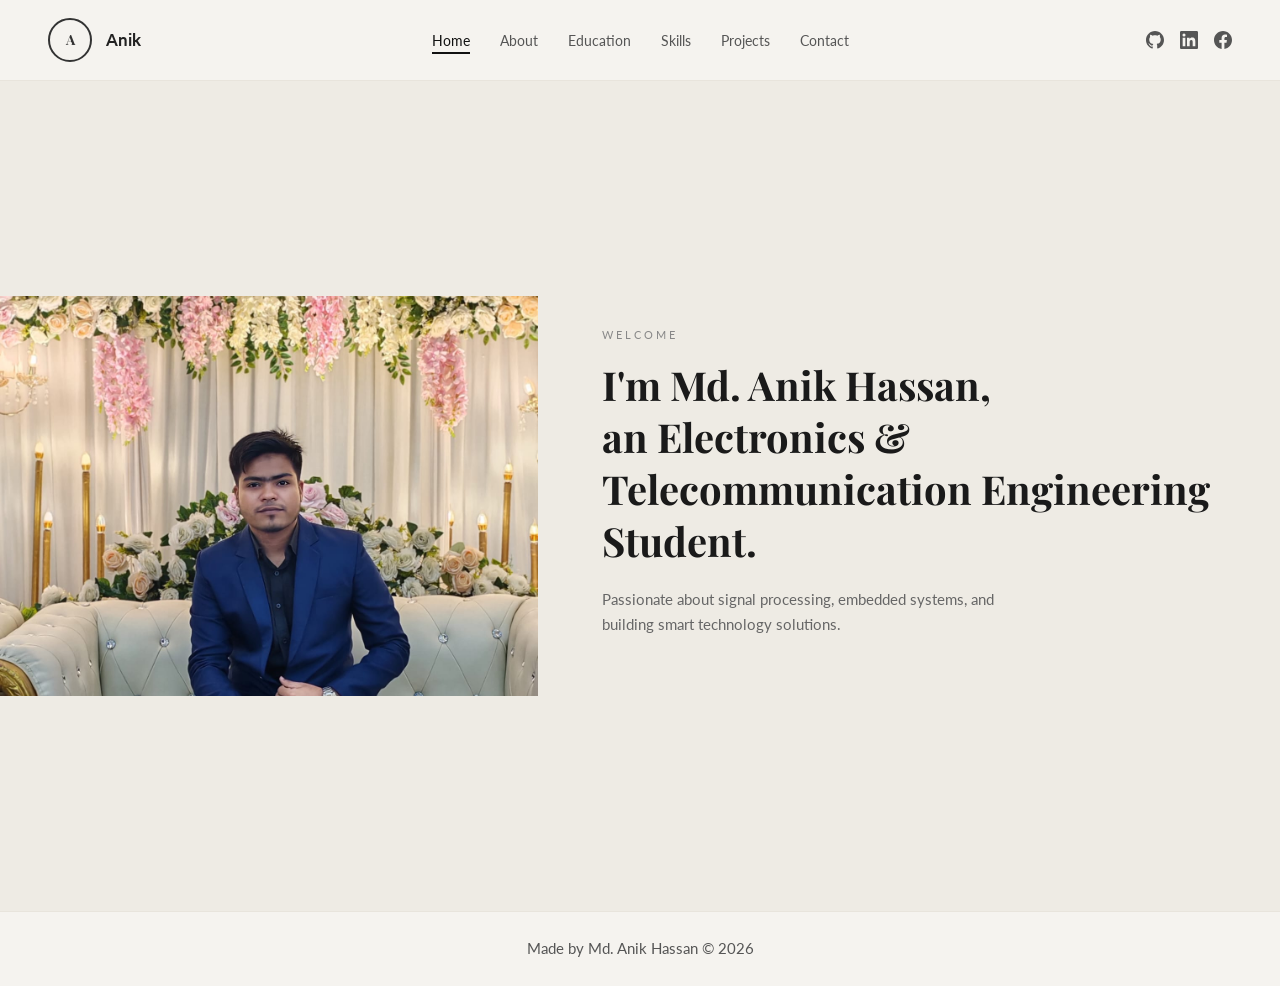
<file: index.html>
<!DOCTYPE html>
<html lang="en">

<head>
  <meta charset="UTF-8" />
  <meta name="viewport" content="width=device-width, initial-scale=1.0" />
  <link rel="stylesheet" href="css/style.css" />
  <link rel="stylesheet" href="https://cdnjs.cloudflare.com/ajax/libs/font-awesome/6.5.0/css/all.min.css">
  <link
    href="https://fonts.googleapis.com/css2?family=Playfair+Display:wght@400;700&family=Lato:wght@300;400;700&display=swap"
    rel="stylesheet" />
  <link rel="icon"
    href="https://encrypted-tbn0.gstatic.com/images?q=tbn:ANd9GcSDWCXKwUvt_o4sq-nYtN5SEgxCrhmSiFLeusCVkwSqVw&s&ec=121585071">
  <title>Anik | Home</title>
  <style>
    body {
      font-family: "Lato", sans-serif;
      background: #f5f3ef;
      color: #333;
      margin: 0;
      padding: 0;
    }

    .hero {
      display: flex;
      align-items: center;
      background-color: #eeebe4;
      min-height: calc(100vh - 70px);
    }

    .hero-photo {
      flex: 0 0 42%;
      max-width: 42%;
    }

    .hero-photo img {
      width: 100%;
      height: 400px;

      object-fit: cover;
      display: block;
    }

    .hero-photo-placeholder {
      width: 100%;
      min-height: 400px;
      background: #d9d4c7;
      display: flex;
      align-items: center;
      justify-content: center;
      font-size: 80px;
    }

    .hero-text {
      flex: 1;
      padding: 60px 64px;
    }

    .hero-text .label {
      font-size: 11px;
      letter-spacing: 3px;
      text-transform: uppercase;
      color: #888;
      margin-bottom: 14px;
    }

    .hero-text h2 {
      font-family: "Playfair Display", serif;
      font-size: clamp(24px, 3.5vw, 40px);
      font-weight: 700;
      color: #1a1a1a;
      line-height: 1.3;
      margin: 0 0 20px;
    }

    .hero-text p {
      font-size: 15px;
      color: #666;
      max-width: 400px;
      line-height: 1.7;
      margin-bottom: 28px;
    }

    .nav-buttons {
      display: flex;
      flex-wrap: wrap;
      gap: 12px;
    }

    .nav-btn {
      display: inline-block;
      padding: 10px 24px;
      border: 1px solid #aaa;
      border-radius: 3px;
      font-family: "Lato", sans-serif;
      font-size: 14px;
      color: #333;
      text-decoration: none;
      transition: all 0.25s;
    }

    .nav-btn:hover {
      background: #333;
      color: #fff;
      border-color: #333;
    }

    @media(max-width:768px) {
      .hero {
        flex-direction: column;
        min-height: auto;
      }

      .hero-photo {
        max-width: 100%;
        flex: none;
        width: 100%;
      }

      .hero-photo img {
        min-height: 280px;
      }

      .hero-text {
        padding: 32px 20px;
      }
    }
  </style>
</head>

<body>

  <nav class="top-nav">
    <a href="index.html" class="nav-left">
      <div class="initials-circle">A</div>
      <div class="nav-name-block">
        <h1>Anik</h1>
      </div>
    </a>
    <ul class="nav-center">
      <li><a href="index.html" class="active">Home</a></li>
      <li><a href="about.html">About</a></li>
      <li><a href="education.html">Education</a></li>
      <li><a href="skills.html">Skills</a></li>
      <li><a href="projects.html">Projects</a></li>
      <li><a href="contact.html">Contact</a></li>
    </ul>
    <div class="nav-social">
      <a href="https://github.com/meJ1NX" target="_blank" aria-label="GitHub"><svg viewBox="0 0 24 24" width="18"
          height="18" fill="currentColor">
          <path
            d="M12 0C5.37 0 0 5.37 0 12c0 5.3 3.438 9.8 8.205 11.385.6.113.82-.258.82-.577 0-.285-.01-1.04-.015-2.04-3.338.724-4.042-1.61-4.042-1.61-.546-1.385-1.335-1.755-1.335-1.755-1.087-.744.084-.729.084-.729 1.205.084 1.838 1.236 1.838 1.236 1.07 1.835 2.809 1.305 3.495.998.108-.776.417-1.305.76-1.605-2.665-.3-5.466-1.332-5.466-5.93 0-1.31.465-2.38 1.235-3.22-.135-.303-.54-1.523.105-3.176 0 0 1.005-.322 3.3 1.23.96-.267 1.98-.399 3-.405 1.02.006 2.04.138 3 .405 2.28-1.552 3.285-1.23 3.285-1.23.645 1.653.24 2.873.12 3.176.765.84 1.23 1.91 1.23 3.22 0 4.61-2.805 5.625-5.475 5.92.42.36.81 1.096.81 2.22 0 1.606-.015 2.896-.015 3.286 0 .315.21.69.825.57C20.565 21.795 24 17.295 24 12c0-6.63-5.37-12-12-12" />
        </svg></a>
      <a href="https://www.linkedin.com/in/md-anik-hassan-27754b3a2/" target="_blank" aria-label="LinkedIn"><svg
          viewBox="0 0 24 24" width="18" height="18" fill="currentColor">
          <path
            d="M20.447 20.452h-3.554v-5.569c0-1.328-.027-3.037-1.852-3.037-1.853 0-2.136 1.445-2.136 2.939v5.667H9.351V9h3.414v1.561h.046c.477-.9 1.637-1.85 3.37-1.85 3.601 0 4.267 2.37 4.267 5.455v6.286zM5.337 7.433a2.062 2.062 0 0 1-2.063-2.065 2.064 2.064 0 1 1 2.063 2.065zm1.782 13.019H3.555V9h3.564v11.452zM22.225 0H1.771C.792 0 0 .774 0 1.729v20.542C0 23.227.792 24 1.771 24h20.451C23.2 24 24 23.227 24 22.271V1.729C24 .774 23.2 0 22.222 0h.003z" />
        </svg></a>
      <a href="https://www.facebook.com/md.anik.hassan.373673" target="_blank" aria-label="Facebook"><svg
          viewBox="0 0 24 24" width="18" height="18" fill="currentColor">
          <path
            d="M24 12.073C24 5.405 18.627 0 12 0S0 5.405 0 12.073C0 18.1 4.388 23.094 10.125 24v-8.437H7.078v-3.49h3.047V9.41c0-3.025 1.792-4.697 4.533-4.697 1.312 0 2.686.236 2.686.236v2.97h-1.513c-1.491 0-1.956.93-1.956 1.886v2.268h3.328l-.532 3.49h-2.796V24C19.612 23.094 24 18.1 24 12.073z" />
        </svg></a>
    </div>
    <button class="hamburger" aria-label="Open menu"><span></span><span></span><span></span></button>
  </nav>
  <div class="mobile-menu">
    <a href="index.html">Home</a>
    <a href="about.html">About</a>
    <a href="education.html">Education</a>
    <a href="skills.html">Skills</a>
    <a href="projects.html">Projects</a>
    <a href="contact.html">Contact</a>
    <div class="mobile-social">
      <a href="https://github.com/meJ1NX" target="_blank"><svg viewBox="0 0 24 24" width="18" height="18"
          fill="currentColor">
          <path
            d="M12 0C5.37 0 0 5.37 0 12c0 5.3 3.438 9.8 8.205 11.385.6.113.82-.258.82-.577 0-.285-.01-1.04-.015-2.04-3.338.724-4.042-1.61-4.042-1.61-.546-1.385-1.335-1.755-1.335-1.755-1.087-.744.084-.729.084-.729 1.205.084 1.838 1.236 1.838 1.236 1.07 1.835 2.809 1.305 3.495.998.108-.776.417-1.305.76-1.605-2.665-.3-5.466-1.332-5.466-5.93 0-1.31.465-2.38 1.235-3.22-.135-.303-.54-1.523.105-3.176 0 0 1.005-.322 3.3 1.23.96-.267 1.98-.399 3-.405 1.02.006 2.04.138 3 .405 2.28-1.552 3.285-1.23 3.285-1.23.645 1.653.24 2.873.12 3.176.765.84 1.23 1.91 1.23 3.22 0 4.61-2.805 5.625-5.475 5.92.42.36.81 1.096.81 2.22 0 1.606-.015 2.896-.015 3.286 0 .315.21.69.825.57C20.565 21.795 24 17.295 24 12c0-6.63-5.37-12-12-12" />
        </svg></a>
      <a href="https://www.linkedin.com/in/md-anik-hassan-27754b3a2/" target="_blank"><svg viewBox="0 0 24 24"
          width="18" height="18" fill="currentColor">
          <path
            d="M20.447 20.452h-3.554v-5.569c0-1.328-.027-3.037-1.852-3.037-1.853 0-2.136 1.445-2.136 2.939v5.667H9.351V9h3.414v1.561h.046c.477-.9 1.637-1.85 3.37-1.85 3.601 0 4.267 2.37 4.267 5.455v6.286zM5.337 7.433a2.062 2.062 0 0 1-2.063-2.065 2.064 2.064 0 1 1 2.063 2.065zm1.782 13.019H3.555V9h3.564v11.452zM22.225 0H1.771C.792 0 0 .774 0 1.729v20.542C0 23.227.792 24 1.771 24h20.451C23.2 24 24 23.227 24 22.271V1.729C24 .774 23.2 0 22.222 0h.003z" />
        </svg></a>
      <a href="https://www.facebook.com/md.anik.hassan.373673" target="_blank"><svg viewBox="0 0 24 24" width="18"
          height="18" fill="currentColor">
          <path
            d="M24 12.073C24 5.405 18.627 0 12 0S0 5.405 0 12.073C0 18.1 4.388 23.094 10.125 24v-8.437H7.078v-3.49h3.047V9.41c0-3.025 1.792-4.697 4.533-4.697 1.312 0 2.686.236 2.686.236v2.97h-1.513c-1.491 0-1.956.93-1.956 1.886v2.268h3.328l-.532 3.49h-2.796V24C19.612 23.094 24 18.1 24 12.073z" />
        </svg></a>
    </div>
  </div>

  <div class="hero">
    <div class="hero-photo">
      <img src="images/photo_5.jpeg" alt="Md. Anik Hassan" />
    </div>
    <div class="hero-text">
      <div class="label">Welcome</div>
      <h2>I'm Md. Anik Hassan,<br>an Electronics &amp; Telecommunication Engineering Student.</h2>
      <p>Passionate about signal processing, embedded systems, and building smart technology solutions.</p>

    </div>
  </div>

  <footer>
    <p>Made by <span>Md. Anik Hassan</span> &copy; 2026</p>
  </footer>

  <script src="js/script.js"></script>
</body>

</html>
</file>
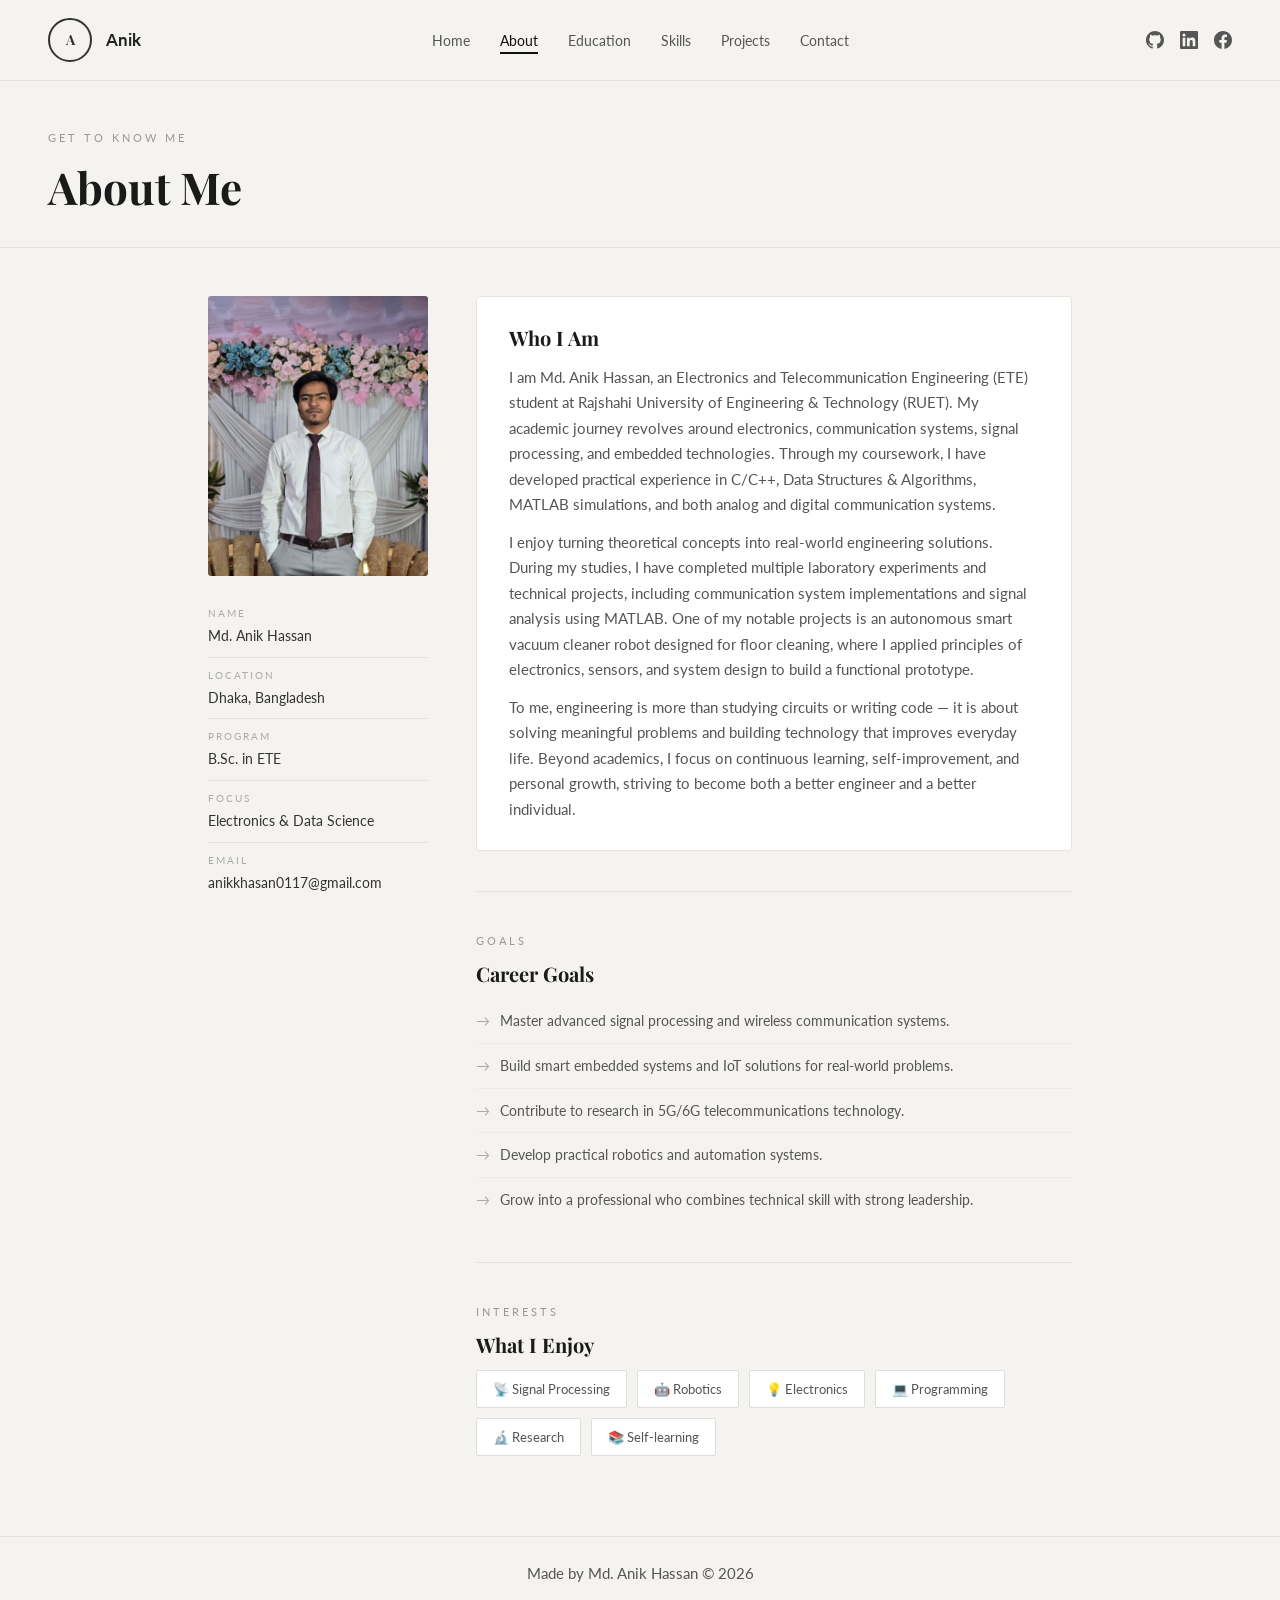
<file: about.html>
<!DOCTYPE html>
<html lang="en">

<head>
  <meta charset="UTF-8" />
  <meta name="viewport" content="width=device-width, initial-scale=1.0" />
  <link rel="stylesheet" href="css/style.css" />
  <link rel="stylesheet" href="https://cdnjs.cloudflare.com/ajax/libs/font-awesome/6.5.0/css/all.min.css">
  <link
    href="https://fonts.googleapis.com/css2?family=Playfair+Display:wght@400;700&family=Lato:wght@300;400;700&display=swap"
    rel="stylesheet" />
    <link rel="icon"
    href="https://encrypted-tbn0.gstatic.com/images?q=tbn:ANd9GcSDWCXKwUvt_o4sq-nYtN5SEgxCrhmSiFLeusCVkwSqVw&s&ec=121585071">

    
  <title>About | Anik</title>
  <style>
    body {
      font-family: "Lato", sans-serif;
      background: #f5f3ef;
      color: #333;
      margin: 0;
      padding: 0;
    }

    .page-header {
      padding: 48px 48px 32px;
      border-bottom: 1px solid #e8e4dc;
    }

    .page-header .section-label {
      font-size: 11px;
      letter-spacing: 3px;
      text-transform: uppercase;
      color: #999;
      margin-bottom: 10px;
    }

    .page-header h2 {
      font-family: "Playfair Display", serif;
      font-size: clamp(28px, 4vw, 44px);
      color: #1a1a1a;
    }

    @media(max-width:768px) {
      .page-header {
        padding: 32px 20px 20px;
      }

      .page-content {
        padding: 28px 20px 60px !important;
      }
    }

    .about-grid {
      display: flex;
      gap: 48px;
      align-items: flex-start;
      flex-wrap: wrap;
    }

    .about-left {
      flex: 0 0 220px;
    }

    .profile-img-box {
      width: 220px;
      height: 280px;
      background: #e8e4dc;
      border-radius: 3px;
      overflow: hidden;
    }

    .profile-img-box img {
      width: 100%;
      height: 100%;
      object-fit: cover;
      display: block;
    }

    .detail-list {
      list-style: none;
      margin-top: 20px;
    }

    .detail-list li {
      padding: 9px 0;
      border-bottom: 1px solid #e8e4dc;
      font-size: 13px;
    }

    .detail-list li:last-child {
      border-bottom: none;
    }

    .detail-list .detail-key {
      display: block;
      font-size: 10px;
      letter-spacing: 2px;
      text-transform: uppercase;
      color: #aaa;
      margin-bottom: 2px;
    }

    .detail-list .detail-val {
      color: #333;
      font-size: 14px;
    }

    .about-right {
      flex: 1;
      min-width: 260px;
    }

    .about-right h3 {
      font-size: 20px;
      margin-bottom: 14px;
      color: #1a1a1a;
    }

    .goal-list {
      list-style: none;
      margin-top: 8px;
    }

    .goal-list li {
      padding: 10px 0;
      border-bottom: 1px solid #f0ece4;
      font-size: 14px;
      color: #555;
      display: flex;
      gap: 10px;
    }

    .goal-list li:last-child {
      border-bottom: none;
    }

    .goal-list li::before {
      content: "→";
      color: #aaa;
      flex-shrink: 0;
    }

    .interests-grid {
      display: flex;
      flex-wrap: wrap;
      gap: 10px;
      margin-top: 12px;
    }

    .interest-pill {
      padding: 7px 16px;
      border: 1px solid #ddd;
      border-radius: 2px;
      font-size: 13px;
      color: #555;
      background: #fff;
    }

    @media(max-width:640px) {
      .about-left {
        flex: none;
        width: 100%;
      }

      .profile-img-box {
        width: 100%;
        height: 220px;
      }
    }
  </style>
</head>

<body>

  <nav class="top-nav">
    <a href="index.html" class="nav-left">
      <div class="initials-circle">A</div>
      <div class="nav-name-block">
        <h1>Anik</h1>
      </div>
    </a>
    <ul class="nav-center">
      <li><a href="index.html">Home</a></li>
      <li><a href="about.html" class="active">About</a></li>
      <li><a href="education.html">Education</a></li>
      <li><a href="skills.html">Skills</a></li>
      <li><a href="projects.html">Projects</a></li>
      <li><a href="contact.html">Contact</a></li>
    </ul>
    <div class="nav-social">
      <a href="https://github.com/meJ1NX" target="_blank" aria-label="GitHub"><svg viewBox="0 0 24 24" width="18"
          height="18" fill="currentColor">
          <path
            d="M12 0C5.37 0 0 5.37 0 12c0 5.3 3.438 9.8 8.205 11.385.6.113.82-.258.82-.577 0-.285-.01-1.04-.015-2.04-3.338.724-4.042-1.61-4.042-1.61-.546-1.385-1.335-1.755-1.335-1.755-1.087-.744.084-.729.084-.729 1.205.084 1.838 1.236 1.838 1.236 1.07 1.835 2.809 1.305 3.495.998.108-.776.417-1.305.76-1.605-2.665-.3-5.466-1.332-5.466-5.93 0-1.31.465-2.38 1.235-3.22-.135-.303-.54-1.523.105-3.176 0 0 1.005-.322 3.3 1.23.96-.267 1.98-.399 3-.405 1.02.006 2.04.138 3 .405 2.28-1.552 3.285-1.23 3.285-1.23.645 1.653.24 2.873.12 3.176.765.84 1.23 1.91 1.23 3.22 0 4.61-2.805 5.625-5.475 5.92.42.36.81 1.096.81 2.22 0 1.606-.015 2.896-.015 3.286 0 .315.21.69.825.57C20.565 21.795 24 17.295 24 12c0-6.63-5.37-12-12-12" />
        </svg></a>
      <a href="https://www.linkedin.com/in/md-anik-hassan-27754b3a2/" target="_blank" aria-label="LinkedIn"><svg
          viewBox="0 0 24 24" width="18" height="18" fill="currentColor">
          <path
            d="M20.447 20.452h-3.554v-5.569c0-1.328-.027-3.037-1.852-3.037-1.853 0-2.136 1.445-2.136 2.939v5.667H9.351V9h3.414v1.561h.046c.477-.9 1.637-1.85 3.37-1.85 3.601 0 4.267 2.37 4.267 5.455v6.286zM5.337 7.433a2.062 2.062 0 0 1-2.063-2.065 2.064 2.064 0 1 1 2.063 2.065zm1.782 13.019H3.555V9h3.564v11.452zM22.225 0H1.771C.792 0 0 .774 0 1.729v20.542C0 23.227.792 24 1.771 24h20.451C23.2 24 24 23.227 24 22.271V1.729C24 .774 23.2 0 22.222 0h.003z" />
        </svg></a>
      <a href="https://www.facebook.com/md.anik.hassan.373673" target="_blank" aria-label="Facebook"><svg
          viewBox="0 0 24 24" width="18" height="18" fill="currentColor">
          <path
            d="M24 12.073C24 5.405 18.627 0 12 0S0 5.405 0 12.073C0 18.1 4.388 23.094 10.125 24v-8.437H7.078v-3.49h3.047V9.41c0-3.025 1.792-4.697 4.533-4.697 1.312 0 2.686.236 2.686.236v2.97h-1.513c-1.491 0-1.956.93-1.956 1.886v2.268h3.328l-.532 3.49h-2.796V24C19.612 23.094 24 18.1 24 12.073z" />
        </svg></a>
    </div>
    <button class="hamburger" aria-label="Open menu"><span></span><span></span><span></span></button>
  </nav>
  <div class="mobile-menu">
    <a href="index.html">Home</a>
    <a href="about.html">About</a>
    <a href="education.html">Education</a>
    <a href="skills.html">Skills</a>
    <a href="projects.html">Projects</a>
    <a href="contact.html">Contact</a>
    <div class="mobile-social">
      <a href="https://github.com/meJ1NX" target="_blank"><svg viewBox="0 0 24 24" width="18" height="18"
          fill="currentColor">
          <path
            d="M12 0C5.37 0 0 5.37 0 12c0 5.3 3.438 9.8 8.205 11.385.6.113.82-.258.82-.577 0-.285-.01-1.04-.015-2.04-3.338.724-4.042-1.61-4.042-1.61-.546-1.385-1.335-1.755-1.335-1.755-1.087-.744.084-.729.084-.729 1.205.084 1.838 1.236 1.838 1.236 1.07 1.835 2.809 1.305 3.495.998.108-.776.417-1.305.76-1.605-2.665-.3-5.466-1.332-5.466-5.93 0-1.31.465-2.38 1.235-3.22-.135-.303-.54-1.523.105-3.176 0 0 1.005-.322 3.3 1.23.96-.267 1.98-.399 3-.405 1.02.006 2.04.138 3 .405 2.28-1.552 3.285-1.23 3.285-1.23.645 1.653.24 2.873.12 3.176.765.84 1.23 1.91 1.23 3.22 0 4.61-2.805 5.625-5.475 5.92.42.36.81 1.096.81 2.22 0 1.606-.015 2.896-.015 3.286 0 .315.21.69.825.57C20.565 21.795 24 17.295 24 12c0-6.63-5.37-12-12-12" />
        </svg></a>
      <a href="https://www.linkedin.com/in/md-anik-hassan-27754b3a2/" target="_blank"><svg viewBox="0 0 24 24"
          width="18" height="18" fill="currentColor">
          <path
            d="M20.447 20.452h-3.554v-5.569c0-1.328-.027-3.037-1.852-3.037-1.853 0-2.136 1.445-2.136 2.939v5.667H9.351V9h3.414v1.561h.046c.477-.9 1.637-1.85 3.37-1.85 3.601 0 4.267 2.37 4.267 5.455v6.286zM5.337 7.433a2.062 2.062 0 0 1-2.063-2.065 2.064 2.064 0 1 1 2.063 2.065zm1.782 13.019H3.555V9h3.564v11.452zM22.225 0H1.771C.792 0 0 .774 0 1.729v20.542C0 23.227.792 24 1.771 24h20.451C23.2 24 24 23.227 24 22.271V1.729C24 .774 23.2 0 22.222 0h.003z" />
        </svg></a>
      <a href="https://www.facebook.com/md.anik.hassan.373673" target="_blank"><svg viewBox="0 0 24 24" width="18"
          height="18" fill="currentColor">
          <path
            d="M24 12.073C24 5.405 18.627 0 12 0S0 5.405 0 12.073C0 18.1 4.388 23.094 10.125 24v-8.437H7.078v-3.49h3.047V9.41c0-3.025 1.792-4.697 4.533-4.697 1.312 0 2.686.236 2.686.236v2.97h-1.513c-1.491 0-1.956.93-1.956 1.886v2.268h3.328l-.532 3.49h-2.796V24C19.612 23.094 24 18.1 24 12.073z" />
        </svg></a>
    </div>
  </div>

  <div class="page-header">
    <div class="section-label">Get to know me</div>
    <h2>About Me</h2>
  </div>
  <div class="page-content" style="max-width:960px;margin:0 auto;padding:48px 48px 80px;">
    <div class="about-grid">
      <div class="about-left">
        <div class="profile-img-box"><img src="images/photo_2.jpg" alt="Anik" /></div>
        <ul class="detail-list">
          <li><span class="detail-key">Name</span><span class="detail-val">Md. Anik Hassan</span></li>
          <li><span class="detail-key">Location</span><span class="detail-val">Dhaka, Bangladesh</span></li>
          <li><span class="detail-key">Program</span><span class="detail-val">B.Sc. in ETE</span></li>
          <li><span class="detail-key">Focus</span><span class="detail-val">Electronics &amp; Data Science</span></li>
          <li><span class="detail-key">Email</span><span class="detail-val">anikkhasan0117@gmail.com</span></li>
        </ul>
      </div>
      <div class="about-right">
        <div class="card">
          <h3>Who I Am</h3>
          <p style="margin-bottom:12px;">I am Md. Anik Hassan, an Electronics and Telecommunication Engineering (ETE)
            student at Rajshahi University of Engineering &amp; Technology (RUET). My academic journey revolves around
            electronics, communication systems, signal processing, and embedded technologies. Through my coursework, I
            have developed practical experience in C/C++, Data Structures &amp; Algorithms, MATLAB simulations, and both
            analog and digital communication systems.</p>
          <p style="margin-bottom:12px;">I enjoy turning theoretical concepts into real-world engineering solutions.
            During my studies, I have completed multiple laboratory experiments and technical projects, including
            communication system implementations and signal analysis using MATLAB. One of my notable projects is an
            autonomous smart vacuum cleaner robot designed for floor cleaning, where I applied principles of
            electronics, sensors, and system design to build a functional prototype.</p>
          <p>To me, engineering is more than studying circuits or writing code — it is about solving meaningful problems
            and building technology that improves everyday life. Beyond academics, I focus on continuous learning,
            self-improvement, and personal growth, striving to become both a better engineer and a better individual.
          </p>
        </div>
        <hr class="divider" />
        <div>
          <div class="section-label">Goals</div>
          <h3 style="margin-bottom:12px;">Career Goals</h3>
          <ul class="goal-list">
            <li>Master advanced signal processing and wireless communication systems.</li>
            <li>Build smart embedded systems and IoT solutions for real-world problems.</li>
            <li>Contribute to research in 5G/6G telecommunications technology.</li>
            <li>Develop practical robotics and automation systems.</li>
            <li>Grow into a professional who combines technical skill with strong leadership.</li>
          </ul>
        </div>
        <hr class="divider" />
        <div>
          <div class="section-label">Interests</div>
          <h3 style="margin-bottom:12px;">What I Enjoy</h3>
          <div class="interests-grid">
            <span class="interest-pill">📡 Signal Processing</span>
            <span class="interest-pill">🤖 Robotics</span>
            <span class="interest-pill">💡 Electronics</span>
            <span class="interest-pill">💻 Programming</span>
            <span class="interest-pill">🔬 Research</span>
            <span class="interest-pill">📚 Self-learning</span>
          </div>
        </div>
      </div>
    </div>
  </div>

  <footer>
    <p>Made by <span>Md. Anik Hassan</span> &copy; 2026</p>
  </footer>

  <script src="js/script.js"></script>
</body>

</html>
</file>
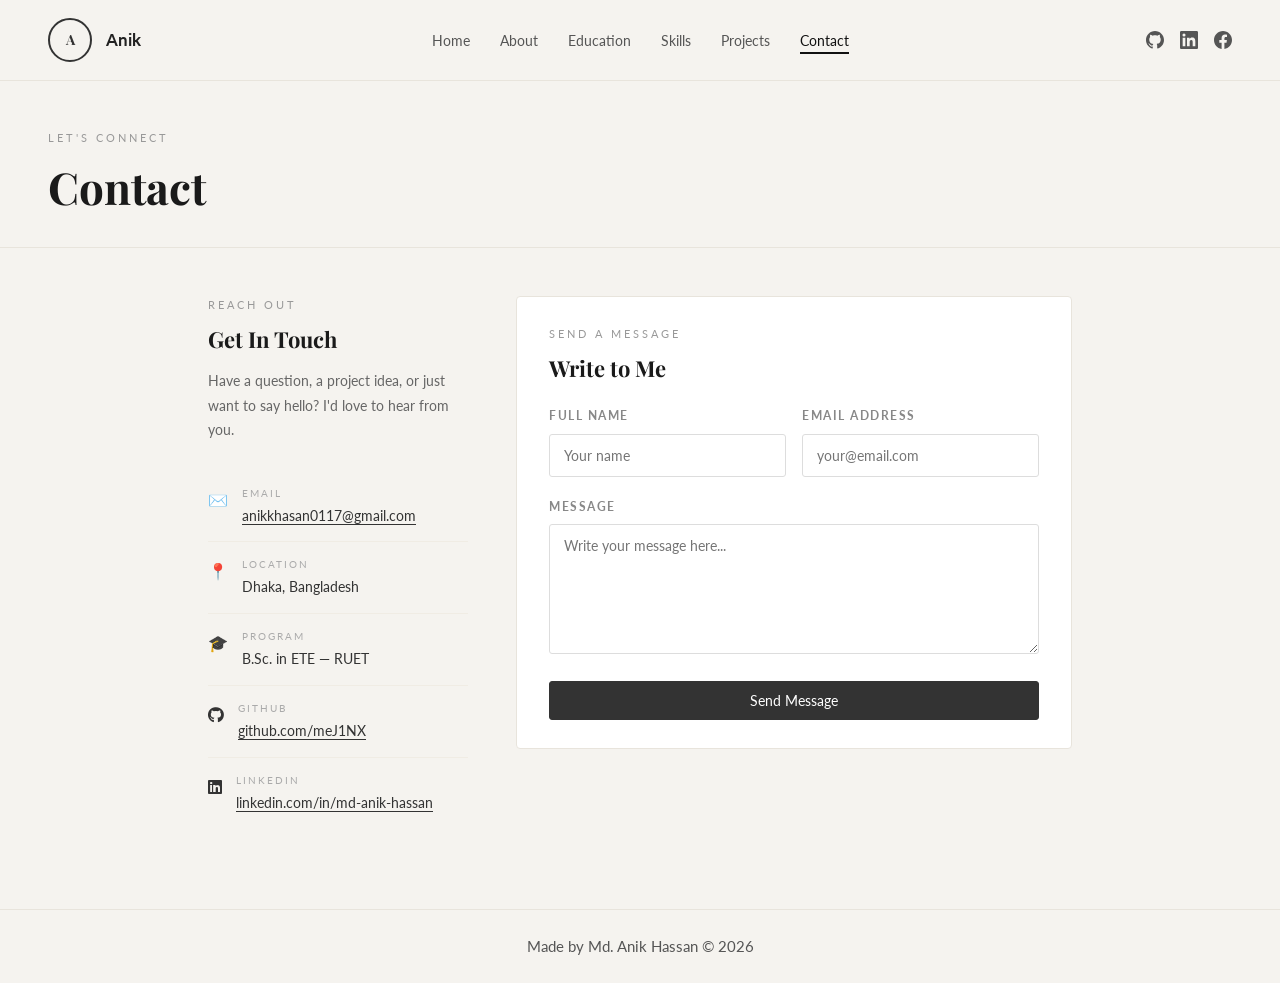
<file: contact.html>
<!DOCTYPE html>
<html lang="en">

<head>
  <meta charset="UTF-8" />
  <meta name="viewport" content="width=device-width, initial-scale=1.0" />
  <link rel="stylesheet" href="css/style.css" />
  <link rel="stylesheet" href="https://cdnjs.cloudflare.com/ajax/libs/font-awesome/6.5.0/css/all.min.css">
  <link
    href="https://fonts.googleapis.com/css2?family=Playfair+Display:wght@400;700&family=Lato:wght@300;400;700&display=swap"
    rel="stylesheet" />
    <link rel="icon"
    href="https://encrypted-tbn0.gstatic.com/images?q=tbn:ANd9GcSDWCXKwUvt_o4sq-nYtN5SEgxCrhmSiFLeusCVkwSqVw&s&ec=121585071">
  <title>Contact | Anik</title>
  <style>
    body {
      font-family: "Lato", sans-serif;
      background: #f5f3ef;
      color: #333;
      margin: 0;
      padding: 0;
    }

    .page-header {
      padding: 48px 48px 32px;
      border-bottom: 1px solid #e8e4dc;
    }

    .page-header .section-label {
      font-size: 11px;
      letter-spacing: 3px;
      text-transform: uppercase;
      color: #999;
      margin-bottom: 10px;
    }

    .page-header h2 {
      font-family: "Playfair Display", serif;
      font-size: clamp(28px, 4vw, 44px);
      color: #1a1a1a;
    }

    @media(max-width:768px) {
      .page-header {
        padding: 32px 20px 20px;
      }

      .page-content {
        padding: 28px 20px 60px !important;
      }
    }

    .contact-grid {
      display: flex;
      gap: 48px;
      align-items: flex-start;
      flex-wrap: wrap;
    }

    .contact-info {
      flex: 0 0 260px;
    }

    .contact-info p {
      font-size: 14px;
      color: #666;
      margin-bottom: 28px;
      line-height: 1.75;
    }

    .info-item {
      display: flex;
      gap: 14px;
      align-items: flex-start;
      padding: 14px 0;
      border-bottom: 1px solid #f0ece4;
    }

    .info-item:last-child {
      border-bottom: none;
    }

    .info-icon {
      font-size: 16px;
      margin-top: 1px;
      flex-shrink: 0;
    }

    .info-item .info-key {
      font-size: 10px;
      letter-spacing: 2px;
      text-transform: uppercase;
      color: #aaa;
      margin-bottom: 2px;
    }

    .info-item .info-val {
      font-size: 14px;
      color: #333;
    }

    .info-item .info-val a {
      color: #333;
      text-decoration: underline;
      text-underline-offset: 3px;
    }

    .info-item .info-val a:hover {
      color: #111;
    }

    .contact-form {
      flex: 1;
      min-width: 280px;
    }

    .form-row {
      display: flex;
      gap: 16px;
    }

    .form-row .form-group {
      flex: 1;
    }

    @media(max-width:540px) {
      .form-row {
        flex-direction: column;
      }

      .contact-info {
        flex: none;
        width: 100%;
      }
    }
  </style>
</head>

<body>

  <nav class="top-nav">
    <a href="index.html" class="nav-left">
      <div class="initials-circle">A</div>
      <div class="nav-name-block">
        <h1>Anik</h1>
      </div>
    </a>
    <ul class="nav-center">
      <li><a href="index.html">Home</a></li>
      <li><a href="about.html">About</a></li>
      <li><a href="education.html">Education</a></li>
      <li><a href="skills.html">Skills</a></li>
      <li><a href="projects.html">Projects</a></li>
      <li><a href="contact.html" class="active">Contact</a></li>
    </ul>
    <div class="nav-social">
      <a href="https://github.com/meJ1NX" target="_blank" aria-label="GitHub"><svg viewBox="0 0 24 24" width="18"
          height="18" fill="currentColor">
          <path
            d="M12 0C5.37 0 0 5.37 0 12c0 5.3 3.438 9.8 8.205 11.385.6.113.82-.258.82-.577 0-.285-.01-1.04-.015-2.04-3.338.724-4.042-1.61-4.042-1.61-.546-1.385-1.335-1.755-1.335-1.755-1.087-.744.084-.729.084-.729 1.205.084 1.838 1.236 1.838 1.236 1.07 1.835 2.809 1.305 3.495.998.108-.776.417-1.305.76-1.605-2.665-.3-5.466-1.332-5.466-5.93 0-1.31.465-2.38 1.235-3.22-.135-.303-.54-1.523.105-3.176 0 0 1.005-.322 3.3 1.23.96-.267 1.98-.399 3-.405 1.02.006 2.04.138 3 .405 2.28-1.552 3.285-1.23 3.285-1.23.645 1.653.24 2.873.12 3.176.765.84 1.23 1.91 1.23 3.22 0 4.61-2.805 5.625-5.475 5.92.42.36.81 1.096.81 2.22 0 1.606-.015 2.896-.015 3.286 0 .315.21.69.825.57C20.565 21.795 24 17.295 24 12c0-6.63-5.37-12-12-12" />
        </svg></a>
      <a href="https://www.linkedin.com/in/md-anik-hassan-27754b3a2/" target="_blank" aria-label="LinkedIn"><svg
          viewBox="0 0 24 24" width="18" height="18" fill="currentColor">
          <path
            d="M20.447 20.452h-3.554v-5.569c0-1.328-.027-3.037-1.852-3.037-1.853 0-2.136 1.445-2.136 2.939v5.667H9.351V9h3.414v1.561h.046c.477-.9 1.637-1.85 3.37-1.85 3.601 0 4.267 2.37 4.267 5.455v6.286zM5.337 7.433a2.062 2.062 0 0 1-2.063-2.065 2.064 2.064 0 1 1 2.063 2.065zm1.782 13.019H3.555V9h3.564v11.452zM22.225 0H1.771C.792 0 0 .774 0 1.729v20.542C0 23.227.792 24 1.771 24h20.451C23.2 24 24 23.227 24 22.271V1.729C24 .774 23.2 0 22.222 0h.003z" />
        </svg></a>
      <a href="https://www.facebook.com/md.anik.hassan.373673" target="_blank" aria-label="Facebook"><svg
          viewBox="0 0 24 24" width="18" height="18" fill="currentColor">
          <path
            d="M24 12.073C24 5.405 18.627 0 12 0S0 5.405 0 12.073C0 18.1 4.388 23.094 10.125 24v-8.437H7.078v-3.49h3.047V9.41c0-3.025 1.792-4.697 4.533-4.697 1.312 0 2.686.236 2.686.236v2.97h-1.513c-1.491 0-1.956.93-1.956 1.886v2.268h3.328l-.532 3.49h-2.796V24C19.612 23.094 24 18.1 24 12.073z" />
        </svg></a>
    </div>
    <button class="hamburger" aria-label="Open menu"><span></span><span></span><span></span></button>
  </nav>
  <div class="mobile-menu">
    <a href="index.html">Home</a>
    <a href="about.html">About</a>
    <a href="education.html">Education</a>
    <a href="skills.html">Skills</a>
    <a href="projects.html">Projects</a>
    <a href="contact.html">Contact</a>
    <div class="mobile-social">
      <a href="https://github.com/meJ1NX" target="_blank"><svg viewBox="0 0 24 24" width="18" height="18"
          fill="currentColor">
          <path
            d="M12 0C5.37 0 0 5.37 0 12c0 5.3 3.438 9.8 8.205 11.385.6.113.82-.258.82-.577 0-.285-.01-1.04-.015-2.04-3.338.724-4.042-1.61-4.042-1.61-.546-1.385-1.335-1.755-1.335-1.755-1.087-.744.084-.729.084-.729 1.205.084 1.838 1.236 1.838 1.236 1.07 1.835 2.809 1.305 3.495.998.108-.776.417-1.305.76-1.605-2.665-.3-5.466-1.332-5.466-5.93 0-1.31.465-2.38 1.235-3.22-.135-.303-.54-1.523.105-3.176 0 0 1.005-.322 3.3 1.23.96-.267 1.98-.399 3-.405 1.02.006 2.04.138 3 .405 2.28-1.552 3.285-1.23 3.285-1.23.645 1.653.24 2.873.12 3.176.765.84 1.23 1.91 1.23 3.22 0 4.61-2.805 5.625-5.475 5.92.42.36.81 1.096.81 2.22 0 1.606-.015 2.896-.015 3.286 0 .315.21.69.825.57C20.565 21.795 24 17.295 24 12c0-6.63-5.37-12-12-12" />
        </svg></a>
      <a href="https://www.linkedin.com/in/md-anik-hassan-27754b3a2/" target="_blank"><svg viewBox="0 0 24 24"
          width="18" height="18" fill="currentColor">
          <path
            d="M20.447 20.452h-3.554v-5.569c0-1.328-.027-3.037-1.852-3.037-1.853 0-2.136 1.445-2.136 2.939v5.667H9.351V9h3.414v1.561h.046c.477-.9 1.637-1.85 3.37-1.85 3.601 0 4.267 2.37 4.267 5.455v6.286zM5.337 7.433a2.062 2.062 0 0 1-2.063-2.065 2.064 2.064 0 1 1 2.063 2.065zm1.782 13.019H3.555V9h3.564v11.452zM22.225 0H1.771C.792 0 0 .774 0 1.729v20.542C0 23.227.792 24 1.771 24h20.451C23.2 24 24 23.227 24 22.271V1.729C24 .774 23.2 0 22.222 0h.003z" />
        </svg></a>
      <a href="https://www.facebook.com/md.anik.hassan.373673" target="_blank"><svg viewBox="0 0 24 24" width="18"
          height="18" fill="currentColor">
          <path
            d="M24 12.073C24 5.405 18.627 0 12 0S0 5.405 0 12.073C0 18.1 4.388 23.094 10.125 24v-8.437H7.078v-3.49h3.047V9.41c0-3.025 1.792-4.697 4.533-4.697 1.312 0 2.686.236 2.686.236v2.97h-1.513c-1.491 0-1.956.93-1.956 1.886v2.268h3.328l-.532 3.49h-2.796V24C19.612 23.094 24 18.1 24 12.073z" />
        </svg></a>
    </div>
  </div>

  <div class="page-header">
    <div class="section-label">Let's connect</div>
    <h2>Contact</h2>
  </div>
  <div class="page-content" style="max-width:960px;margin:0 auto;padding:48px 48px 80px;">
    <div class="contact-grid">
      <div class="contact-info">
        <div class="section-label">Reach out</div>
        <h3 style="font-size:22px;margin:8px 0 16px;">Get In Touch</h3>
        <p>Have a question, a project idea, or just want to say hello? I'd love to hear from you.</p>
        <div class="info-item"><span class="info-icon">✉️</span>
          <div>
            <div class="info-key">Email</div>
            <div class="info-val"><a href="mailto:anikkhasan0117@gmail.com">anikkhasan0117@gmail.com</a></div>
          </div>
        </div>
        <div class="info-item"><span class="info-icon">📍</span>
          <div>
            <div class="info-key">Location</div>
            <div class="info-val">Dhaka, Bangladesh</div>
          </div>
        </div>
        <div class="info-item"><span class="info-icon">🎓</span>
          <div>
            <div class="info-key">Program</div>
            <div class="info-val">B.Sc. in ETE — RUET</div>
          </div>
        </div>
        <div class="info-item"><span class="info-icon"><i class="fa-brands fa-github"></i></span>
          <div>
            <div class="info-key">GitHub</div>
            <div class="info-val"><a href="https://github.com/meJ1NX" target="_blank">github.com/meJ1NX</a></div>
          </div>
        </div>
        <div class="info-item"><span class="info-icon"><i class="fa-brands fa-linkedin"></i></span>
          <div>
            <div class="info-key">LinkedIn</div>
            <div class="info-val"><a href="https://www.linkedin.com/in/md-anik-hassan-27754b3a2/"
                target="_blank">linkedin.com/in/md-anik-hassan</a></div>
          </div>
        </div>

      </div>
      <div class="contact-form">
        <div class="card">
          <div class="section-label">Send a message</div>
          <h3 style="font-size:22px;margin:8px 0 24px;">Write to Me</h3>
          <form id="contactForm" novalidate>
            <div class="form-row">
              <div class="form-group" id="nameGroup">
                <label for="name">Full Name</label>
                <input type="text" id="name" name="name" placeholder="Your name" />
                <span class="error-msg" id="nameError"></span>
              </div>
              <div class="form-group" id="emailGroup">
                <label for="email">Email Address</label>
                <input type="email" id="email" name="email" placeholder="your@email.com" />
                <span class="error-msg" id="emailError"></span>
              </div>
            </div>
            <div class="form-group" id="msgGroup">
              <label for="message">Message</label>
              <textarea id="message" name="message" placeholder="Write your message here..."></textarea>
              <span class="error-msg" id="msgError"></span>
            </div>
            <button type="submit" class="btn btn-dark" style="width:100%;">Send Message</button>
          </form>
          <div id="successMsg">✓ Thank you! Your message has been received.</div>
        </div>
      </div>
    </div>
  </div>

  <footer>
    <p>Made by <span>Md. Anik Hassan</span> &copy; 2026</p>
  </footer>

  <script src="js/script.js"></script>
</body>

</html>
</file>
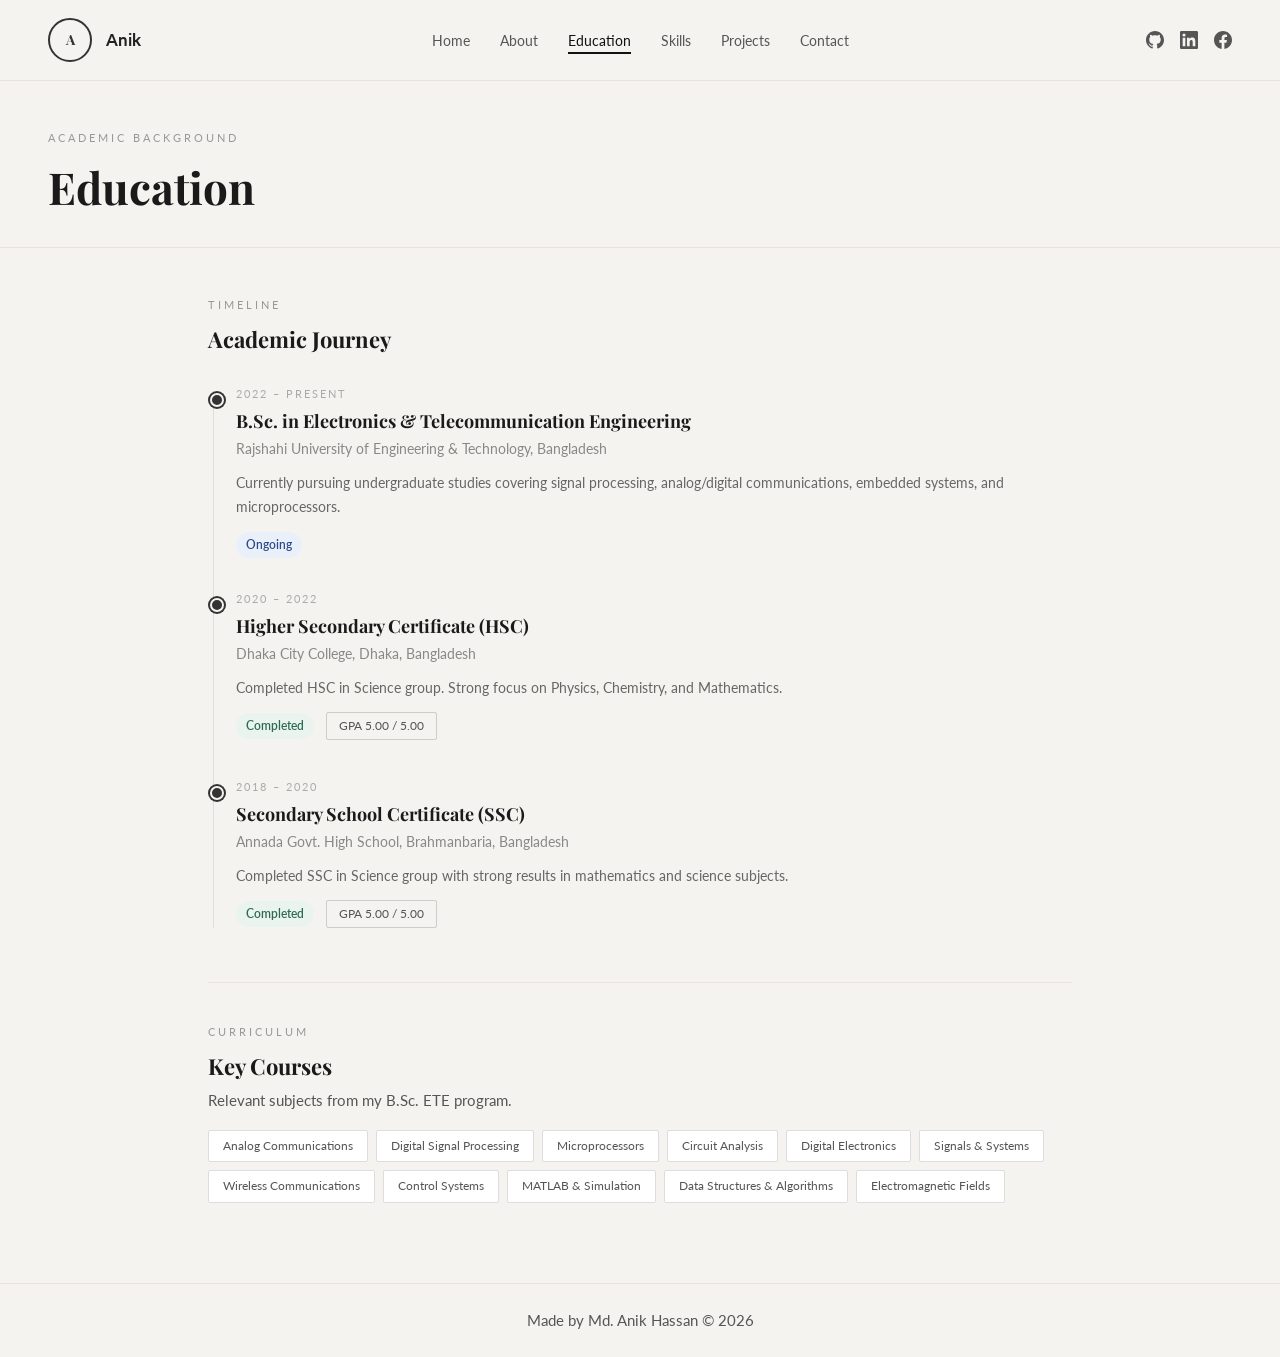
<file: education.html>
<!DOCTYPE html>
<html lang="en">

<head>
  <meta charset="UTF-8" />
  <meta name="viewport" content="width=device-width, initial-scale=1.0" />
  <link rel="stylesheet" href="css/style.css" />
  <link rel="stylesheet" href="https://cdnjs.cloudflare.com/ajax/libs/font-awesome/6.5.0/css/all.min.css">
  <link
    href="https://fonts.googleapis.com/css2?family=Playfair+Display:wght@400;700&family=Lato:wght@300;400;700&display=swap"
    rel="stylesheet" />

  <link rel="icon"
    href="https://encrypted-tbn0.gstatic.com/images?q=tbn:ANd9GcSDWCXKwUvt_o4sq-nYtN5SEgxCrhmSiFLeusCVkwSqVw&s&ec=121585071">
  <title>Education | Anik</title>
  <style>
    body {
      font-family: "Lato", sans-serif;
      background: #f5f3ef;
      color: #333;
      margin: 0;
      padding: 0;
    }

    .page-header {
      padding: 48px 48px 32px;
      border-bottom: 1px solid #e8e4dc;
    }

    .page-header .section-label {
      font-size: 11px;
      letter-spacing: 3px;
      text-transform: uppercase;
      color: #999;
      margin-bottom: 10px;
    }

    .page-header h2 {
      font-family: "Playfair Display", serif;
      font-size: clamp(28px, 4vw, 44px);
      color: #1a1a1a;
    }

    @media(max-width:768px) {
      .page-header {
        padding: 32px 20px 20px;
      }

      .page-content {
        padding: 28px 20px 60px !important;
      }
    }

    .timeline {
      position: relative;
      padding-left: 28px;
      margin-bottom: 48px;
    }

    .timeline::before {
      content: "";
      position: absolute;
      left: 5px;
      top: 6px;
      bottom: 6px;
      width: 1px;
      background: #ddd;
    }

    .timeline-item {
      position: relative;
      margin-bottom: 32px;
    }

    .timeline-item::before {
      content: "";
      position: absolute;
      left: -26px;
      top: 8px;
      width: 10px;
      height: 10px;
      border-radius: 50%;
      background: #333;
      border: 2px solid #f5f3ef;
      box-shadow: 0 0 0 2px #333;
    }

    .timeline-item .year {
      font-size: 11px;
      letter-spacing: 2px;
      text-transform: uppercase;
      color: #aaa;
      margin-bottom: 6px;
    }

    .timeline-item h3 {
      font-size: 18px;
      margin-bottom: 4px;
    }

    .timeline-item .institution {
      font-size: 14px;
      color: #888;
      margin-bottom: 10px;
    }

    .timeline-item p {
      font-size: 14px;
      color: #666;
      margin-bottom: 10px;
    }

    .course-pills {
      display: flex;
      flex-wrap: wrap;
      gap: 8px;
      margin-top: 12px;
    }

    .course-pill {
      padding: 5px 14px;
      border: 1px solid #ddd;
      border-radius: 2px;
      font-size: 12px;
      color: #555;
      background: #fff;
    }
  </style>
</head>

<body>

  <nav class="top-nav">
    <a href="index.html" class="nav-left">
      <div class="initials-circle">A</div>
      <div class="nav-name-block">
        <h1>Anik</h1>
      </div>
    </a>
    <ul class="nav-center">
      <li><a href="index.html">Home</a></li>
      <li><a href="about.html">About</a></li>
      <li><a href="education.html" class="active">Education</a></li>
      <li><a href="skills.html">Skills</a></li>
      <li><a href="projects.html">Projects</a></li>
      <li><a href="contact.html">Contact</a></li>
    </ul>
    <div class="nav-social">
      <a href="https://github.com/meJ1NX" target="_blank" aria-label="GitHub"><svg viewBox="0 0 24 24" width="18"
          height="18" fill="currentColor">
          <path
            d="M12 0C5.37 0 0 5.37 0 12c0 5.3 3.438 9.8 8.205 11.385.6.113.82-.258.82-.577 0-.285-.01-1.04-.015-2.04-3.338.724-4.042-1.61-4.042-1.61-.546-1.385-1.335-1.755-1.335-1.755-1.087-.744.084-.729.084-.729 1.205.084 1.838 1.236 1.838 1.236 1.07 1.835 2.809 1.305 3.495.998.108-.776.417-1.305.76-1.605-2.665-.3-5.466-1.332-5.466-5.93 0-1.31.465-2.38 1.235-3.22-.135-.303-.54-1.523.105-3.176 0 0 1.005-.322 3.3 1.23.96-.267 1.98-.399 3-.405 1.02.006 2.04.138 3 .405 2.28-1.552 3.285-1.23 3.285-1.23.645 1.653.24 2.873.12 3.176.765.84 1.23 1.91 1.23 3.22 0 4.61-2.805 5.625-5.475 5.92.42.36.81 1.096.81 2.22 0 1.606-.015 2.896-.015 3.286 0 .315.21.69.825.57C20.565 21.795 24 17.295 24 12c0-6.63-5.37-12-12-12" />
        </svg></a>
      <a href="https://www.linkedin.com/in/md-anik-hassan-27754b3a2/" target="_blank" aria-label="LinkedIn"><svg
          viewBox="0 0 24 24" width="18" height="18" fill="currentColor">
          <path
            d="M20.447 20.452h-3.554v-5.569c0-1.328-.027-3.037-1.852-3.037-1.853 0-2.136 1.445-2.136 2.939v5.667H9.351V9h3.414v1.561h.046c.477-.9 1.637-1.85 3.37-1.85 3.601 0 4.267 2.37 4.267 5.455v6.286zM5.337 7.433a2.062 2.062 0 0 1-2.063-2.065 2.064 2.064 0 1 1 2.063 2.065zm1.782 13.019H3.555V9h3.564v11.452zM22.225 0H1.771C.792 0 0 .774 0 1.729v20.542C0 23.227.792 24 1.771 24h20.451C23.2 24 24 23.227 24 22.271V1.729C24 .774 23.2 0 22.222 0h.003z" />
        </svg></a>
      <a href="https://www.facebook.com/md.anik.hassan.373673" target="_blank" aria-label="Facebook"><svg
          viewBox="0 0 24 24" width="18" height="18" fill="currentColor">
          <path
            d="M24 12.073C24 5.405 18.627 0 12 0S0 5.405 0 12.073C0 18.1 4.388 23.094 10.125 24v-8.437H7.078v-3.49h3.047V9.41c0-3.025 1.792-4.697 4.533-4.697 1.312 0 2.686.236 2.686.236v2.97h-1.513c-1.491 0-1.956.93-1.956 1.886v2.268h3.328l-.532 3.49h-2.796V24C19.612 23.094 24 18.1 24 12.073z" />
        </svg></a>
    </div>
    <button class="hamburger" aria-label="Open menu"><span></span><span></span><span></span></button>
  </nav>
  <div class="mobile-menu">
    <a href="index.html">Home</a>
    <a href="about.html">About</a>
    <a href="education.html">Education</a>
    <a href="skills.html">Skills</a>
    <a href="projects.html">Projects</a>
    <a href="contact.html">Contact</a>
    <div class="mobile-social">
      <a href="https://github.com/meJ1NX" target="_blank"><svg viewBox="0 0 24 24" width="18" height="18"
          fill="currentColor">
          <path
            d="M12 0C5.37 0 0 5.37 0 12c0 5.3 3.438 9.8 8.205 11.385.6.113.82-.258.82-.577 0-.285-.01-1.04-.015-2.04-3.338.724-4.042-1.61-4.042-1.61-.546-1.385-1.335-1.755-1.335-1.755-1.087-.744.084-.729.084-.729 1.205.084 1.838 1.236 1.838 1.236 1.07 1.835 2.809 1.305 3.495.998.108-.776.417-1.305.76-1.605-2.665-.3-5.466-1.332-5.466-5.93 0-1.31.465-2.38 1.235-3.22-.135-.303-.54-1.523.105-3.176 0 0 1.005-.322 3.3 1.23.96-.267 1.98-.399 3-.405 1.02.006 2.04.138 3 .405 2.28-1.552 3.285-1.23 3.285-1.23.645 1.653.24 2.873.12 3.176.765.84 1.23 1.91 1.23 3.22 0 4.61-2.805 5.625-5.475 5.92.42.36.81 1.096.81 2.22 0 1.606-.015 2.896-.015 3.286 0 .315.21.69.825.57C20.565 21.795 24 17.295 24 12c0-6.63-5.37-12-12-12" />
        </svg></a>
      <a href="https://www.linkedin.com/in/md-anik-hassan-27754b3a2/" target="_blank"><svg viewBox="0 0 24 24"
          width="18" height="18" fill="currentColor">
          <path
            d="M20.447 20.452h-3.554v-5.569c0-1.328-.027-3.037-1.852-3.037-1.853 0-2.136 1.445-2.136 2.939v5.667H9.351V9h3.414v1.561h.046c.477-.9 1.637-1.85 3.37-1.85 3.601 0 4.267 2.37 4.267 5.455v6.286zM5.337 7.433a2.062 2.062 0 0 1-2.063-2.065 2.064 2.064 0 1 1 2.063 2.065zm1.782 13.019H3.555V9h3.564v11.452zM22.225 0H1.771C.792 0 0 .774 0 1.729v20.542C0 23.227.792 24 1.771 24h20.451C23.2 24 24 23.227 24 22.271V1.729C24 .774 23.2 0 22.222 0h.003z" />
        </svg></a>
      <a href="https://www.facebook.com/md.anik.hassan.373673" target="_blank"><svg viewBox="0 0 24 24" width="18"
          height="18" fill="currentColor">
          <path
            d="M24 12.073C24 5.405 18.627 0 12 0S0 5.405 0 12.073C0 18.1 4.388 23.094 10.125 24v-8.437H7.078v-3.49h3.047V9.41c0-3.025 1.792-4.697 4.533-4.697 1.312 0 2.686.236 2.686.236v2.97h-1.513c-1.491 0-1.956.93-1.956 1.886v2.268h3.328l-.532 3.49h-2.796V24C19.612 23.094 24 18.1 24 12.073z" />
        </svg></a>
    </div>
  </div>

  <div class="page-header">
    <div class="section-label">Academic background</div>
    <h2>Education</h2>
  </div>
  <div class="page-content" style="max-width:960px;margin:0 auto;padding:48px 48px 80px;">
    <div class="section-label">Timeline</div>
    <h3 style="font-size:22px;margin-bottom:32px;">Academic Journey</h3>
    <div class="timeline">
      <div class="timeline-item">
        <div class="year">2022 – Present</div>
        <h3>B.Sc. in Electronics &amp; Telecommunication Engineering</h3>
        <div class="institution">Rajshahi University of Engineering &amp; Technology, Bangladesh</div>
        <p>Currently pursuing undergraduate studies covering signal processing, analog/digital communications, embedded
          systems, and microprocessors.</p>
        <span class="badge badge-blue">Ongoing</span>
      </div>
      <div class="timeline-item">
        <div class="year">2020 – 2022</div>
        <h3>Higher Secondary Certificate (HSC)</h3>
        <div class="institution">Dhaka City College, Dhaka, Bangladesh</div>
        <p>Completed HSC in Science group. Strong focus on Physics, Chemistry, and Mathematics.</p>
        <span class="badge badge-green">Completed</span> &nbsp;
        <span class="tag">GPA 5.00 / 5.00</span>
      </div>
      <div class="timeline-item">
        <div class="year">2018 – 2020</div>
        <h3>Secondary School Certificate (SSC)</h3>
        <div class="institution">Annada Govt. High School, Brahmanbaria, Bangladesh</div>
        <p>Completed SSC in Science group with strong results in mathematics and science subjects.</p>
        <span class="badge badge-green">Completed</span> &nbsp;
        <span class="tag">GPA 5.00 / 5.00</span>
      </div>
    </div>
    <hr class="divider" />
    <div class="section-label">Curriculum</div>
    <h3 style="font-size:22px;margin-bottom:8px;">Key Courses</h3>
    <p style="margin-bottom:16px;">Relevant subjects from my B.Sc. ETE program.</p>
    <div class="course-pills">
      <span class="course-pill">Analog Communications</span>
      <span class="course-pill">Digital Signal Processing</span>
      <span class="course-pill">Microprocessors</span>
      <span class="course-pill">Circuit Analysis</span>
      <span class="course-pill">Digital Electronics</span>
      <span class="course-pill">Signals &amp; Systems</span>
      <span class="course-pill">Wireless Communications</span>
      <span class="course-pill">Control Systems</span>
      <span class="course-pill">MATLAB &amp; Simulation</span>
      <span class="course-pill">Data Structures &amp; Algorithms</span>
      <span class="course-pill">Electromagnetic Fields</span>
    </div>
  </div>

  <footer>
    <p>Made by <span>Md. Anik Hassan</span> &copy; 2026</p>
  </footer>

  <script src="js/script.js"></script>
</body>

</html>
</file>
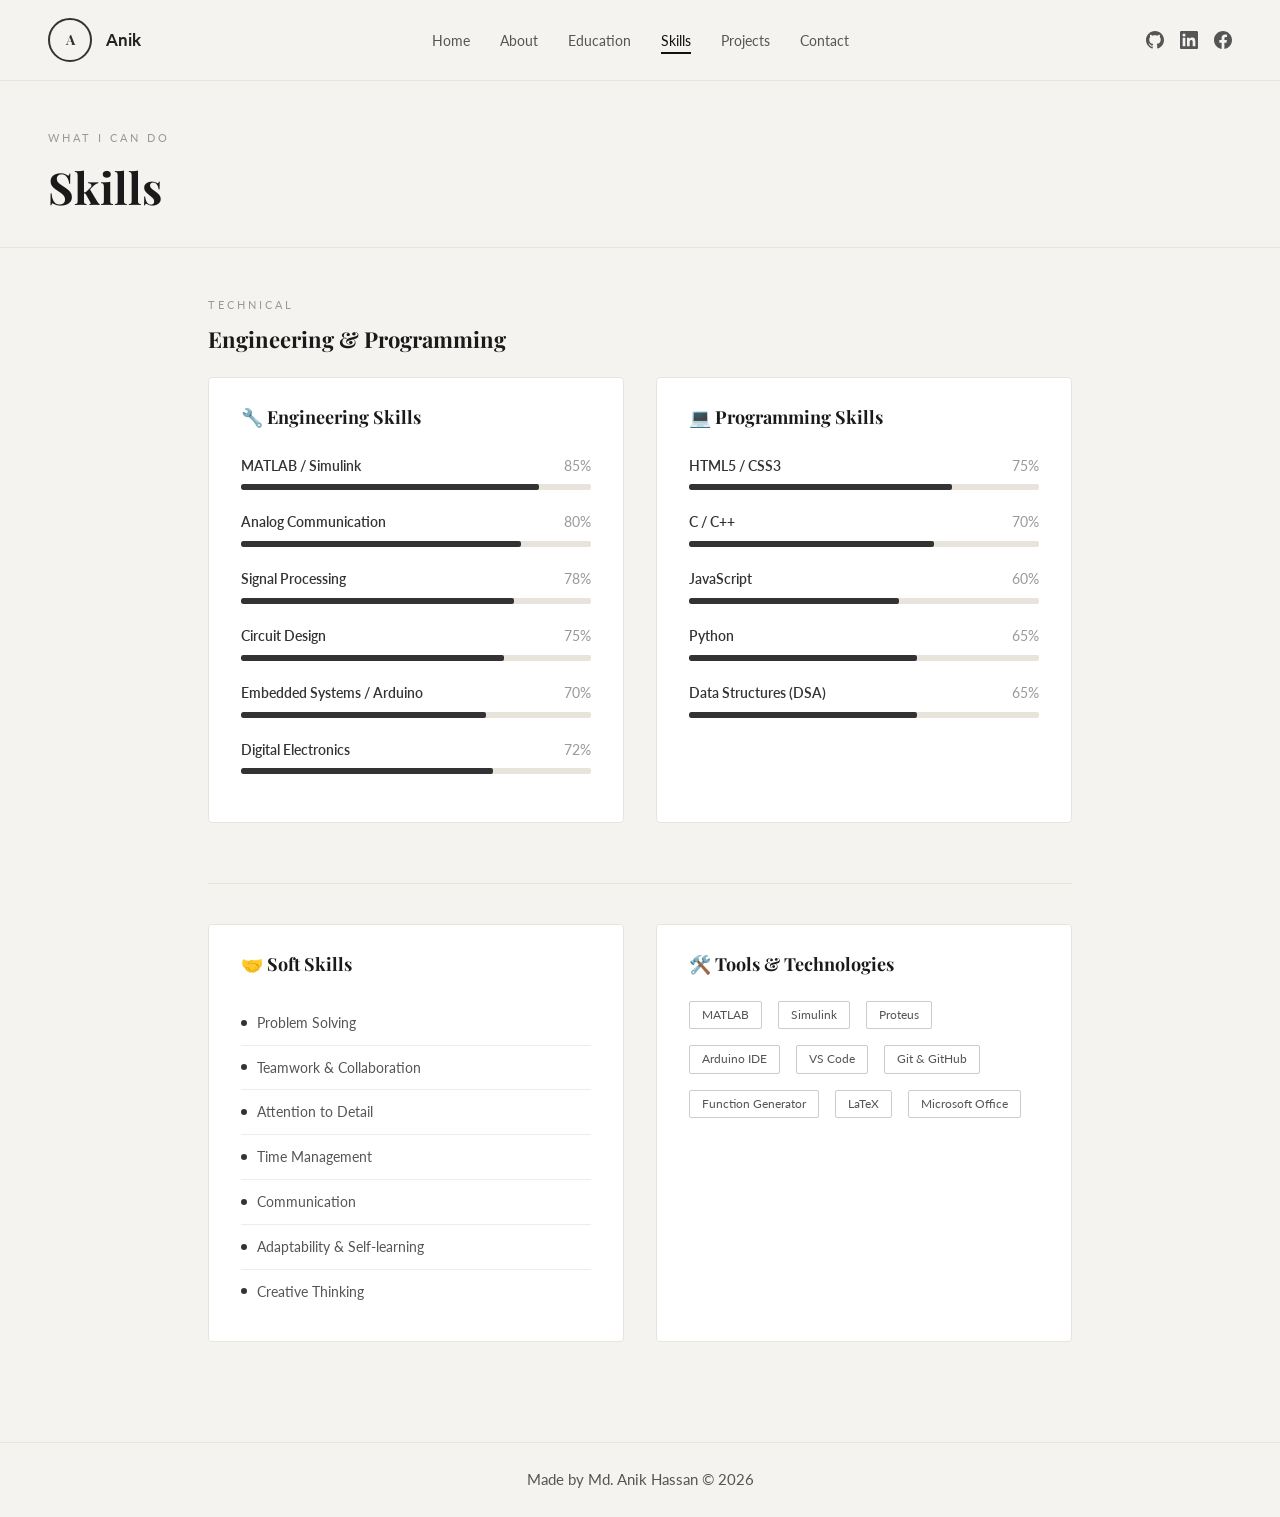
<file: skills.html>
<!DOCTYPE html>
<html lang="en">

<head>
  <meta charset="UTF-8" />
  <meta name="viewport" content="width=device-width, initial-scale=1.0" />
  <link rel="stylesheet" href="css/style.css" />
  <link rel="stylesheet" href="https://cdnjs.cloudflare.com/ajax/libs/font-awesome/6.5.0/css/all.min.css">
  <link
    href="https://fonts.googleapis.com/css2?family=Playfair+Display:wght@400;700&family=Lato:wght@300;400;700&display=swap"
    rel="stylesheet" />
  <link rel="icon"
    href="https://encrypted-tbn0.gstatic.com/images?q=tbn:ANd9GcSDWCXKwUvt_o4sq-nYtN5SEgxCrhmSiFLeusCVkwSqVw&s&ec=121585071">
  <title>Skills | Anik</title>
  <style>
    body {
      font-family: "Lato", sans-serif;
      background: #f5f3ef;
      color: #333;
      margin: 0;
      padding: 0;
    }

    .page-header {
      padding: 48px 48px 32px;
      border-bottom: 1px solid #e8e4dc;
    }

    .page-header .section-label {
      font-size: 11px;
      letter-spacing: 3px;
      text-transform: uppercase;
      color: #999;
      margin-bottom: 10px;
    }

    .page-header h2 {
      font-family: "Playfair Display", serif;
      font-size: clamp(28px, 4vw, 44px);
      color: #1a1a1a;
    }

    @media(max-width:768px) {
      .page-header {
        padding: 32px 20px 20px;
      }

      .page-content {
        padding: 28px 20px 60px !important;
      }
    }

    .skills-cols {
      display: flex;
      gap: 32px;
      flex-wrap: wrap;
    }

    .skills-cols .card {
      flex: 1;
      min-width: 260px;
    }

    .card h3 {
      font-size: 18px;
      margin-bottom: 24px;
    }

    .soft-list {
      list-style: none;
    }

    .soft-list li {
      padding: 10px 0;
      border-bottom: 1px solid #f0ece4;
      font-size: 14px;
      color: #555;
      display: flex;
      align-items: center;
      gap: 10px;
    }

    .soft-list li:last-child {
      border-bottom: none;
    }

    .soft-list li::before {
      content: "";
      display: inline-block;
      width: 6px;
      height: 6px;
      border-radius: 50%;
      background: #333;
      flex-shrink: 0;
    }

    .tools-grid {
      display: flex;
      flex-wrap: wrap;
      gap: 10px;
      margin-top: 12px;
    }
  </style>
</head>

<body>

  <nav class="top-nav">
    <a href="index.html" class="nav-left">
      <div class="initials-circle">A</div>
      <div class="nav-name-block">
        <h1>Anik</h1>
      </div>
    </a>
    <ul class="nav-center">
      <li><a href="index.html">Home</a></li>
      <li><a href="about.html">About</a></li>
      <li><a href="education.html">Education</a></li>
      <li><a href="skills.html" class="active">Skills</a></li>
      <li><a href="projects.html">Projects</a></li>
      <li><a href="contact.html">Contact</a></li>
    </ul>
    <div class="nav-social">
      <a href="https://github.com/meJ1NX" target="_blank" aria-label="GitHub"><svg viewBox="0 0 24 24" width="18"
          height="18" fill="currentColor">
          <path
            d="M12 0C5.37 0 0 5.37 0 12c0 5.3 3.438 9.8 8.205 11.385.6.113.82-.258.82-.577 0-.285-.01-1.04-.015-2.04-3.338.724-4.042-1.61-4.042-1.61-.546-1.385-1.335-1.755-1.335-1.755-1.087-.744.084-.729.084-.729 1.205.084 1.838 1.236 1.838 1.236 1.07 1.835 2.809 1.305 3.495.998.108-.776.417-1.305.76-1.605-2.665-.3-5.466-1.332-5.466-5.93 0-1.31.465-2.38 1.235-3.22-.135-.303-.54-1.523.105-3.176 0 0 1.005-.322 3.3 1.23.96-.267 1.98-.399 3-.405 1.02.006 2.04.138 3 .405 2.28-1.552 3.285-1.23 3.285-1.23.645 1.653.24 2.873.12 3.176.765.84 1.23 1.91 1.23 3.22 0 4.61-2.805 5.625-5.475 5.92.42.36.81 1.096.81 2.22 0 1.606-.015 2.896-.015 3.286 0 .315.21.69.825.57C20.565 21.795 24 17.295 24 12c0-6.63-5.37-12-12-12" />
        </svg></a>
      <a href="https://www.linkedin.com/in/md-anik-hassan-27754b3a2/" target="_blank" aria-label="LinkedIn"><svg
          viewBox="0 0 24 24" width="18" height="18" fill="currentColor">
          <path
            d="M20.447 20.452h-3.554v-5.569c0-1.328-.027-3.037-1.852-3.037-1.853 0-2.136 1.445-2.136 2.939v5.667H9.351V9h3.414v1.561h.046c.477-.9 1.637-1.85 3.37-1.85 3.601 0 4.267 2.37 4.267 5.455v6.286zM5.337 7.433a2.062 2.062 0 0 1-2.063-2.065 2.064 2.064 0 1 1 2.063 2.065zm1.782 13.019H3.555V9h3.564v11.452zM22.225 0H1.771C.792 0 0 .774 0 1.729v20.542C0 23.227.792 24 1.771 24h20.451C23.2 24 24 23.227 24 22.271V1.729C24 .774 23.2 0 22.222 0h.003z" />
        </svg></a>
      <a href="https://www.facebook.com/md.anik.hassan.373673" target="_blank" aria-label="Facebook"><svg
          viewBox="0 0 24 24" width="18" height="18" fill="currentColor">
          <path
            d="M24 12.073C24 5.405 18.627 0 12 0S0 5.405 0 12.073C0 18.1 4.388 23.094 10.125 24v-8.437H7.078v-3.49h3.047V9.41c0-3.025 1.792-4.697 4.533-4.697 1.312 0 2.686.236 2.686.236v2.97h-1.513c-1.491 0-1.956.93-1.956 1.886v2.268h3.328l-.532 3.49h-2.796V24C19.612 23.094 24 18.1 24 12.073z" />
        </svg></a>
    </div>
    <button class="hamburger" aria-label="Open menu"><span></span><span></span><span></span></button>
  </nav>
  <div class="mobile-menu">
    <a href="index.html">Home</a>
    <a href="about.html">About</a>
    <a href="education.html">Education</a>
    <a href="skills.html">Skills</a>
    <a href="projects.html">Projects</a>
    <a href="contact.html">Contact</a>
    <div class="mobile-social">
      <a href="https://github.com/meJ1NX" target="_blank"><svg viewBox="0 0 24 24" width="18" height="18"
          fill="currentColor">
          <path
            d="M12 0C5.37 0 0 5.37 0 12c0 5.3 3.438 9.8 8.205 11.385.6.113.82-.258.82-.577 0-.285-.01-1.04-.015-2.04-3.338.724-4.042-1.61-4.042-1.61-.546-1.385-1.335-1.755-1.335-1.755-1.087-.744.084-.729.084-.729 1.205.084 1.838 1.236 1.838 1.236 1.07 1.835 2.809 1.305 3.495.998.108-.776.417-1.305.76-1.605-2.665-.3-5.466-1.332-5.466-5.93 0-1.31.465-2.38 1.235-3.22-.135-.303-.54-1.523.105-3.176 0 0 1.005-.322 3.3 1.23.96-.267 1.98-.399 3-.405 1.02.006 2.04.138 3 .405 2.28-1.552 3.285-1.23 3.285-1.23.645 1.653.24 2.873.12 3.176.765.84 1.23 1.91 1.23 3.22 0 4.61-2.805 5.625-5.475 5.92.42.36.81 1.096.81 2.22 0 1.606-.015 2.896-.015 3.286 0 .315.21.69.825.57C20.565 21.795 24 17.295 24 12c0-6.63-5.37-12-12-12" />
        </svg></a>
      <a href="https://www.linkedin.com/in/md-anik-hassan-27754b3a2/" target="_blank"><svg viewBox="0 0 24 24"
          width="18" height="18" fill="currentColor">
          <path
            d="M20.447 20.452h-3.554v-5.569c0-1.328-.027-3.037-1.852-3.037-1.853 0-2.136 1.445-2.136 2.939v5.667H9.351V9h3.414v1.561h.046c.477-.9 1.637-1.85 3.37-1.85 3.601 0 4.267 2.37 4.267 5.455v6.286zM5.337 7.433a2.062 2.062 0 0 1-2.063-2.065 2.064 2.064 0 1 1 2.063 2.065zm1.782 13.019H3.555V9h3.564v11.452zM22.225 0H1.771C.792 0 0 .774 0 1.729v20.542C0 23.227.792 24 1.771 24h20.451C23.2 24 24 23.227 24 22.271V1.729C24 .774 23.2 0 22.222 0h.003z" />
        </svg></a>
      <a href="https://www.facebook.com/md.anik.hassan.373673" target="_blank"><svg viewBox="0 0 24 24" width="18"
          height="18" fill="currentColor">
          <path
            d="M24 12.073C24 5.405 18.627 0 12 0S0 5.405 0 12.073C0 18.1 4.388 23.094 10.125 24v-8.437H7.078v-3.49h3.047V9.41c0-3.025 1.792-4.697 4.533-4.697 1.312 0 2.686.236 2.686.236v2.97h-1.513c-1.491 0-1.956.93-1.956 1.886v2.268h3.328l-.532 3.49h-2.796V24C19.612 23.094 24 18.1 24 12.073z" />
        </svg></a>
    </div>
  </div>

  <div class="page-header">
    <div class="section-label">What I can do</div>
    <h2>Skills</h2>
  </div>
  <div class="page-content" style="max-width:960px;margin:0 auto;padding:48px 48px 80px;">
    <div class="section-label">Technical</div>
    <h3 style="font-size:22px;margin-bottom:24px;">Engineering &amp; Programming</h3>
    <div class="skills-cols">
      <div class="card">
        <h3>🔧 Engineering Skills</h3>
        <div class="skill-item">
          <div class="skill-label"><span>MATLAB / Simulink</span><span>85%</span></div>
          <div class="skill-track">
            <div class="skill-fill" data-width="85"></div>
          </div>
        </div>
        <div class="skill-item">
          <div class="skill-label"><span>Analog Communication</span><span>80%</span></div>
          <div class="skill-track">
            <div class="skill-fill" data-width="80"></div>
          </div>
        </div>
        <div class="skill-item">
          <div class="skill-label"><span>Signal Processing</span><span>78%</span></div>
          <div class="skill-track">
            <div class="skill-fill" data-width="78"></div>
          </div>
        </div>
        <div class="skill-item">
          <div class="skill-label"><span>Circuit Design</span><span>75%</span></div>
          <div class="skill-track">
            <div class="skill-fill" data-width="75"></div>
          </div>
        </div>
        <div class="skill-item">
          <div class="skill-label"><span>Embedded Systems / Arduino</span><span>70%</span></div>
          <div class="skill-track">
            <div class="skill-fill" data-width="70"></div>
          </div>
        </div>
        <div class="skill-item">
          <div class="skill-label"><span>Digital Electronics</span><span>72%</span></div>
          <div class="skill-track">
            <div class="skill-fill" data-width="72"></div>
          </div>
        </div>
      </div>
      <div class="card">
        <h3>💻 Programming Skills</h3>
        <div class="skill-item">
          <div class="skill-label"><span>HTML5 / CSS3</span><span>75%</span></div>
          <div class="skill-track">
            <div class="skill-fill" data-width="75"></div>
          </div>
        </div>
        <div class="skill-item">
          <div class="skill-label"><span>C / C++</span><span>70%</span></div>
          <div class="skill-track">
            <div class="skill-fill" data-width="70"></div>
          </div>
        </div>
        <div class="skill-item">
          <div class="skill-label"><span>JavaScript</span><span>60%</span></div>
          <div class="skill-track">
            <div class="skill-fill" data-width="60"></div>
          </div>
        </div>
        <div class="skill-item">
          <div class="skill-label"><span>Python</span><span>65%</span></div>
          <div class="skill-track">
            <div class="skill-fill" data-width="65"></div>
          </div>
        </div>
        <div class="skill-item">
          <div class="skill-label"><span>Data Structures (DSA)</span><span>65%</span></div>
          <div class="skill-track">
            <div class="skill-fill" data-width="65"></div>
          </div>
        </div>
      </div>
    </div>
    <hr class="divider" />
    <div class="skills-cols">
      <div class="card">
        <h3>🤝 Soft Skills</h3>
        <ul class="soft-list">
          <li>Problem Solving</li>
          <li>Teamwork &amp; Collaboration</li>
          <li>Attention to Detail</li>
          <li>Time Management</li>
          <li>Communication</li>
          <li>Adaptability &amp; Self-learning</li>
          <li>Creative Thinking</li>
        </ul>
      </div>
      <div class="card">
        <h3>🛠️ Tools &amp; Technologies</h3>
        <div class="tools-grid">
          <span class="tag">MATLAB</span><span class="tag">Simulink</span><span class="tag">Proteus</span>
          <span class="tag">Arduino IDE</span><span class="tag">VS Code</span><span class="tag">Git &amp; GitHub</span>
          <span class="tag">Function Generator</span><span class="tag">LaTeX</span><span class="tag">Microsoft
            Office</span>
        </div>
      </div>
    </div>
  </div>

  <footer>
    <p>Made by <span>Md. Anik Hassan</span> &copy; 2026</p>
  </footer>

  <script src="js/script.js"></script>
</body>

</html>
</file>
<file: css/style.css>
/* ============================================================
   style.css — Shared styles for all pages
   Theme: Clean, minimal, warm off-white, serif headings
   Fonts: Playfair Display (headings) + Lato (body)
============================================================ */

@import url('https://fonts.googleapis.com/css2?family=Playfair+Display:wght@400;700&family=Lato:wght@300;400;700&display=swap');

/* ---- Reset ---- */
* {
  margin: 0;
  padding: 0;
  box-sizing: border-box;
}

/* ---- Base ---- */
body {
  font-family: 'Lato', sans-serif;
  background-color: #f5f3ef;
  color: #333;
  line-height: 1.7;
}

/* ---- Typography ---- */
h1, h2, h3 {
  font-family: 'Playfair Display', serif;
  color: #1a1a1a;
  line-height: 1.3;
}

p {
  color: #555;
  font-size: 15px;
}

a {
  color: #333;
  text-decoration: none;
}

/* ============================================================
   NAVIGATION
   Layout: [Logo Left] [Links Center] [Social Icons Right]
============================================================ */

.top-nav {
  display: flex;
  justify-content: space-between;
  align-items: center;
  padding: 18px 48px;
  background-color: #f5f3ef;
  border-bottom: 1px solid #e8e4dc;
  position: sticky;
  top: 0;
  z-index: 100;
}

/* ---- LEFT: Logo (initials circle + name) ---- */
.nav-left {
  display: flex;
  align-items: center;
  gap: 14px;
  text-decoration: none;
  flex: 1;                  /* takes up 1 part of space */
}

.initials-circle {
  width: 44px;
  height: 44px;
  border-radius: 50%;
  border: 2px solid #333;
  display: flex;
  align-items: center;
  justify-content: center;
  font-family: 'Playfair Display', serif;
  font-size: 14px;
  font-weight: 700;
  color: #333;
  flex-shrink: 0;
}

.nav-name-block h1 {
  font-family: 'Lato', sans-serif;
  font-size: 17px;
  font-weight: 700;
  margin: 0;
  color: #222;
}

.nav-name-block p {
  font-size: 12px;
  color: #888;
  margin: 2px 0 0;
}

/* ---- CENTER: Page links ---- */
.nav-center {
  display: flex;
  gap: 30px;
  list-style: none;
  flex: 2;                  /* takes up 2 parts — pushes it to the center */
  justify-content: center;  /* centers the links inside */
}

.nav-center a {
  font-size: 14px;
  color: #555;
  font-family: 'Lato', sans-serif;
  font-weight: 400;
  transition: color 0.2s;
  padding-bottom: 3px;
  border-bottom: 2px solid transparent;
  white-space: nowrap;
}

.nav-center a:hover,
.nav-center a.active {
  color: #111;
  border-bottom-color: #111;
}

/* ---- RIGHT: Social icons ---- */
.nav-social {
  display: flex;
  align-items: center;
  gap: 16px;
  flex: 1;                  /* takes up 1 part — mirrors the left side */
  justify-content: flex-end; /* pushes icons to the right */
}

.nav-social a {
  color: #555;
  transition: color 0.2s;
  display: flex;
  align-items: center;
}

.nav-social a:hover {
  color: #111;
}

/* SVG icons size */
.nav-social svg {
  width: 18px;
  height: 18px;
  fill: currentColor;
}

/* ---- Hamburger (mobile only) ---- */
.hamburger {
  display: none;
  flex-direction: column;
  gap: 5px;
  cursor: pointer;
  background: none;
  border: none;
}

.hamburger span {
  display: block;
  width: 24px;
  height: 2px;
  background-color: #333;
  border-radius: 2px;
  transition: all 0.3s;
}

/* ---- Mobile menu ---- */
.mobile-menu {
  display: none;
  flex-direction: column;
  background-color: #f5f3ef;
  border-bottom: 1px solid #e0dbd0;
  padding: 10px 48px 20px;
}

.mobile-menu.open {
  display: flex;
}

.mobile-menu a {
  color: #444;
  padding: 11px 0;
  border-bottom: 1px solid #e8e4dc;
  font-size: 15px;
}

.mobile-menu a:last-child {
  border-bottom: none;
}

.mobile-menu a:hover {
  color: #111;
}

/* Social icons row inside mobile menu */
.mobile-social {
  display: flex;
  gap: 16px;
  padding: 14px 0 4px;
}

.mobile-social a {
  border-bottom: none !important;
  padding: 0 !important;
  color: #555;
}

.mobile-social svg {
  width: 20px;
  height: 20px;
  fill: currentColor;
}

/* ============================================================
   PAGE HEADER (used on all inner pages)
============================================================ */

.page-header {
  padding: 56px 48px 40px;
  border-bottom: 1px solid #e8e4dc;
  background-color: #f5f3ef;
}

.page-header .section-label {
  font-size: 11px;
  letter-spacing: 3px;
  text-transform: uppercase;
  color: #999;
  margin-bottom: 10px;
}

.page-header h2 {
  font-size: clamp(28px, 4vw, 44px);
  color: #1a1a1a;
}

/* ============================================================
   MAIN CONTENT WRAPPER
============================================================ */

.page-content {
  max-width: 960px;
  margin: 0 auto;
  padding: 56px 48px 80px;
}

/* ============================================================
   SECTION LABEL (small uppercase label above headings)
============================================================ */

.section-label {
  font-size: 11px;
  letter-spacing: 3px;
  text-transform: uppercase;
  color: #999;
  margin-bottom: 10px;
  font-family: 'Lato', sans-serif;
}

/* ============================================================
   DIVIDER LINE
============================================================ */

.divider {
  border: none;
  border-top: 1px solid #e8e4dc;
  margin: 40px 0;
}

/* ============================================================
   CARDS
============================================================ */

.card {
  background-color: #fff;
  border: 1px solid #e8e4dc;
  border-radius: 4px;
  padding: 28px 32px;
  margin-bottom: 20px;
}

/* ============================================================
   BUTTONS
============================================================ */

.btn {
  display: inline-block;
  padding: 10px 28px;
  border: 1px solid #aaa;
  border-radius: 3px;
  font-family: 'Lato', sans-serif;
  font-size: 14px;
  color: #333;
  background-color: transparent;
  cursor: pointer;
  transition: all 0.25s;
  text-decoration: none;
}

.btn:hover {
  background-color: #333;
  color: #fff;
  border-color: #333;
}

.btn-dark {
  background-color: #333;
  color: #fff;
  border-color: #333;
}

.btn-dark:hover {
  background-color: #111;
  border-color: #111;
}

/* ============================================================
   SKILL PROGRESS BARS
============================================================ */

.skill-item {
  margin-bottom: 20px;
}

.skill-label {
  display: flex;
  justify-content: space-between;
  margin-bottom: 7px;
  font-size: 14px;
  font-weight: 600;
  color: #333;
}

.skill-label span:last-child {
  color: #999;
  font-weight: 400;
}

.skill-track {
  background-color: #e8e4dc;
  border-radius: 2px;
  height: 6px;
  overflow: hidden;
}

.skill-fill {
  height: 100%;
  background-color: #333;
  border-radius: 2px;
  width: 0;
  transition: width 1s ease;
}

/* ============================================================
   TABLE
============================================================ */

.table-wrapper {
  overflow-x: auto;
}

table {
  width: 100%;
  border-collapse: collapse;
  font-size: 14px;
}

table th {
  text-align: left;
  padding: 12px 16px;
  font-family: 'Lato', sans-serif;
  font-size: 11px;
  letter-spacing: 2px;
  text-transform: uppercase;
  color: #999;
  border-bottom: 2px solid #e8e4dc;
  font-weight: 700;
}

table td {
  padding: 14px 16px;
  border-bottom: 1px solid #f0ece4;
  color: #555;
  vertical-align: top;
}

table td:first-child {
  color: #222;
  font-weight: 600;
}

table tr:last-child td {
  border-bottom: none;
}

table tr:hover td {
  background-color: #faf9f6;
}

/* ============================================================
   FORM
============================================================ */

.form-group {
  margin-bottom: 20px;
}

.form-group label {
  display: block;
  font-size: 12px;
  letter-spacing: 1.5px;
  text-transform: uppercase;
  color: #888;
  margin-bottom: 7px;
  font-weight: 700;
}

.form-group input,
.form-group textarea {
  width: 100%;
  padding: 12px 14px;
  border: 1px solid #ddd;
  border-radius: 3px;
  font-size: 14px;
  font-family: 'Lato', sans-serif;
  background-color: #fff;
  color: #333;
  outline: none;
  transition: border 0.25s;
}

.form-group input:focus,
.form-group textarea:focus {
  border-color: #333;
}

.form-group textarea {
  min-height: 130px;
  resize: vertical;
}

/* Error state */
.form-group.error input,
.form-group.error textarea {
  border-color: #c0392b;
}

.error-msg {
  display: none;
  color: #c0392b;
  font-size: 12px;
  margin-top: 5px;
}

.form-group.error .error-msg {
  display: block;
}

/* Success box */
#successMsg {
  display: none;
  background-color: #f0faf4;
  border: 1px solid #a8d5b5;
  color: #2d6a4f;
  padding: 14px 18px;
  border-radius: 3px;
  margin-top: 14px;
  font-size: 14px;
}

/* ============================================================
   TAGS / BADGES
============================================================ */

.tag {
  display: inline-block;
  padding: 3px 12px;
  border: 1px solid #ccc;
  border-radius: 2px;
  font-size: 12px;
  color: #555;
  margin-right: 6px;
  margin-bottom: 6px;
}

.tag-dark {
  background-color: #333;
  color: #fff;
  border-color: #333;
}

.badge {
  display: inline-block;
  padding: 3px 10px;
  border-radius: 20px;
  font-size: 12px;
  font-weight: 600;
}

.badge-green {
  background-color: #eaf4ee;
  color: #2d6a4f;
}

.badge-blue {
  background-color: #eaf0fa;
  color: #2c4a8a;
}

.badge-yellow {
  background-color: #fdf6e3;
  color: #7a5c00;
}

/* ============================================================
   FOOTER
============================================================ */

footer {
  text-align: center;
  padding: 24px;
  font-size: 13px;
  color: #aaa;
  border-top: 1px solid #e8e4dc;
  background-color: #f5f3ef;
  font-family: 'Lato', sans-serif;
}

footer span {
  color: #555;
}

/* ============================================================
   RESPONSIVE
============================================================ */

@media (max-width: 768px) {
  .top-nav {
    padding: 16px 20px;
  }

  .nav-center,
  .nav-social {
    display: none;
  }

  .hamburger {
    display: flex;
  }

  .mobile-menu {
    padding: 10px 20px 16px;
  }

  .page-header {
    padding: 40px 20px 28px;
  }

  .page-content {
    padding: 36px 20px 60px;
  }

  table th, table td {
    padding: 10px 10px;
  }

  /* Stack table on small screens */
  .table-stack thead {
    display: none;
  }

  .table-stack tr {
    display: block;
    margin-bottom: 16px;
    border: 1px solid #e8e4dc;
    border-radius: 4px;
    padding: 12px;
  }

  .table-stack td {
    display: block;
    border-bottom: none;
    padding: 4px 0;
  }

  .table-stack td::before {
    content: attr(data-label);
    font-size: 11px;
    letter-spacing: 1px;
    text-transform: uppercase;
    color: #999;
    display: block;
    margin-bottom: 2px;
    font-weight: 700;
  }
}
</file>
